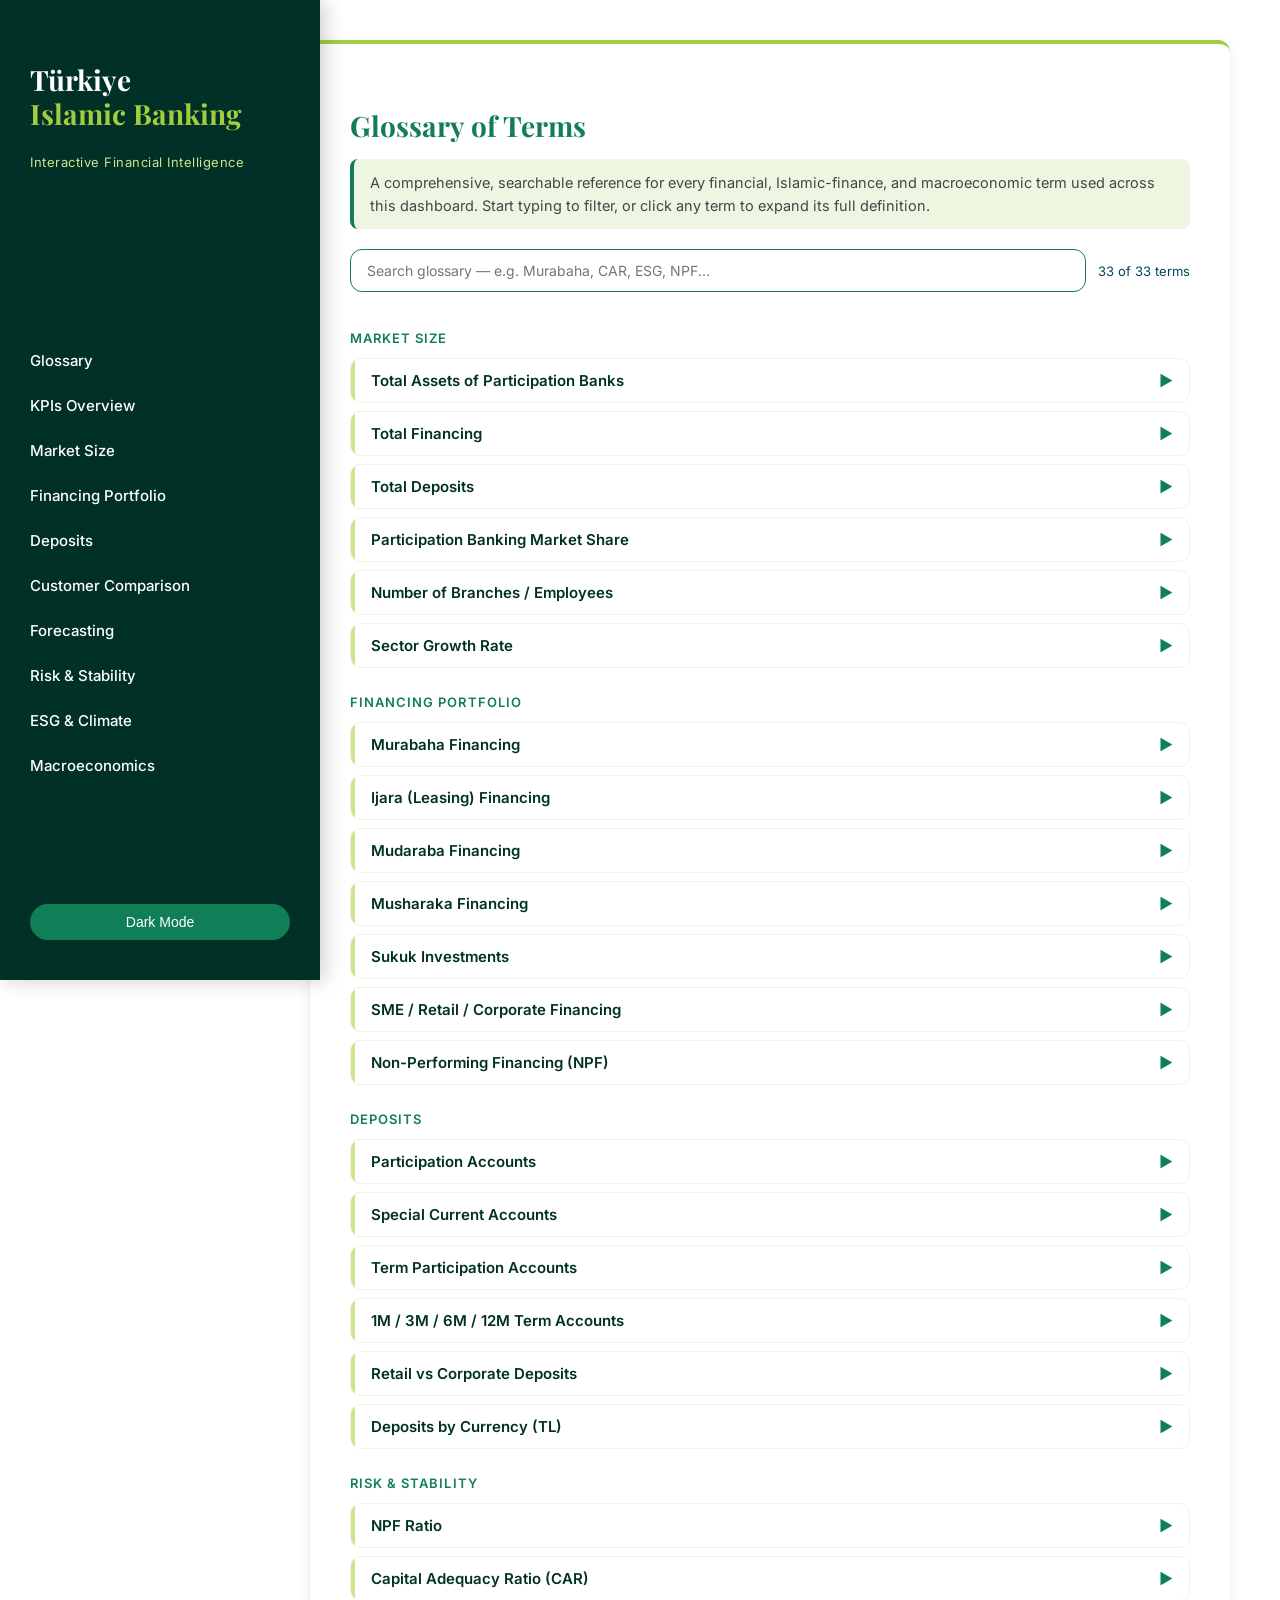
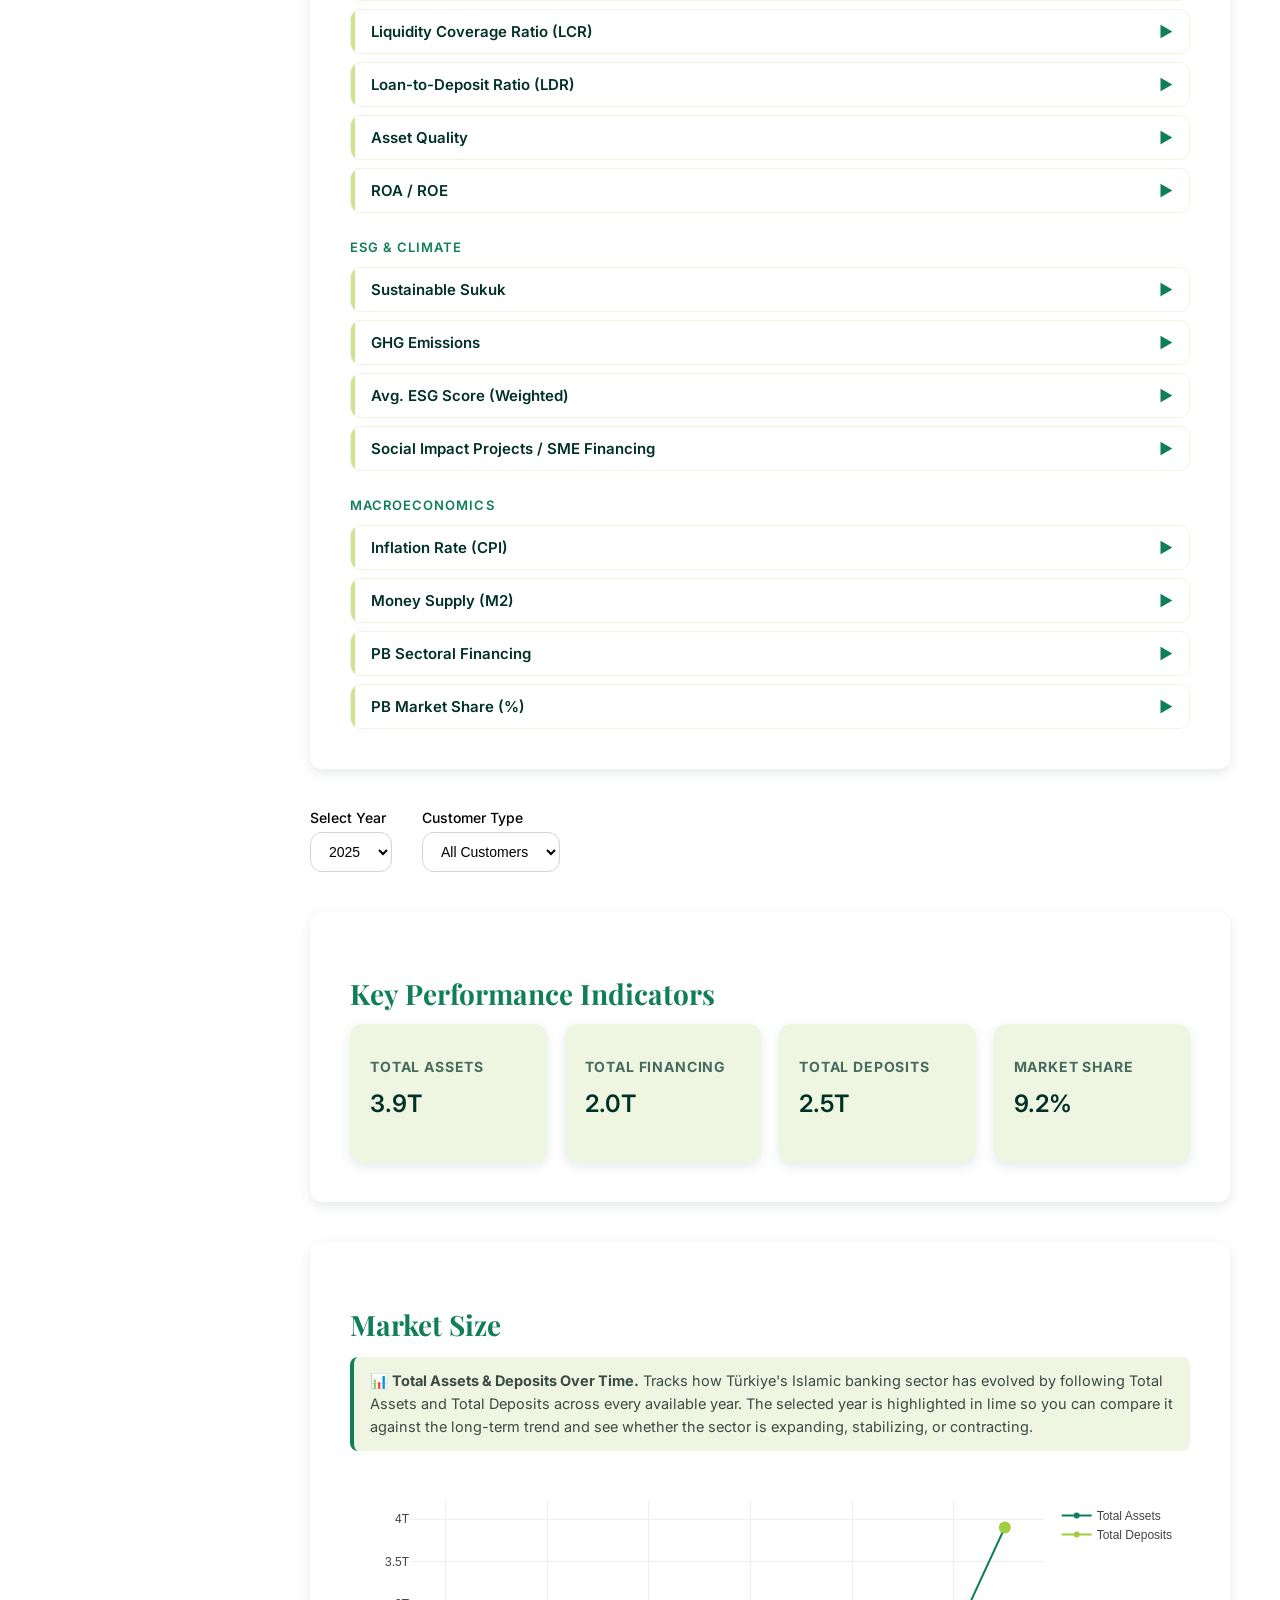
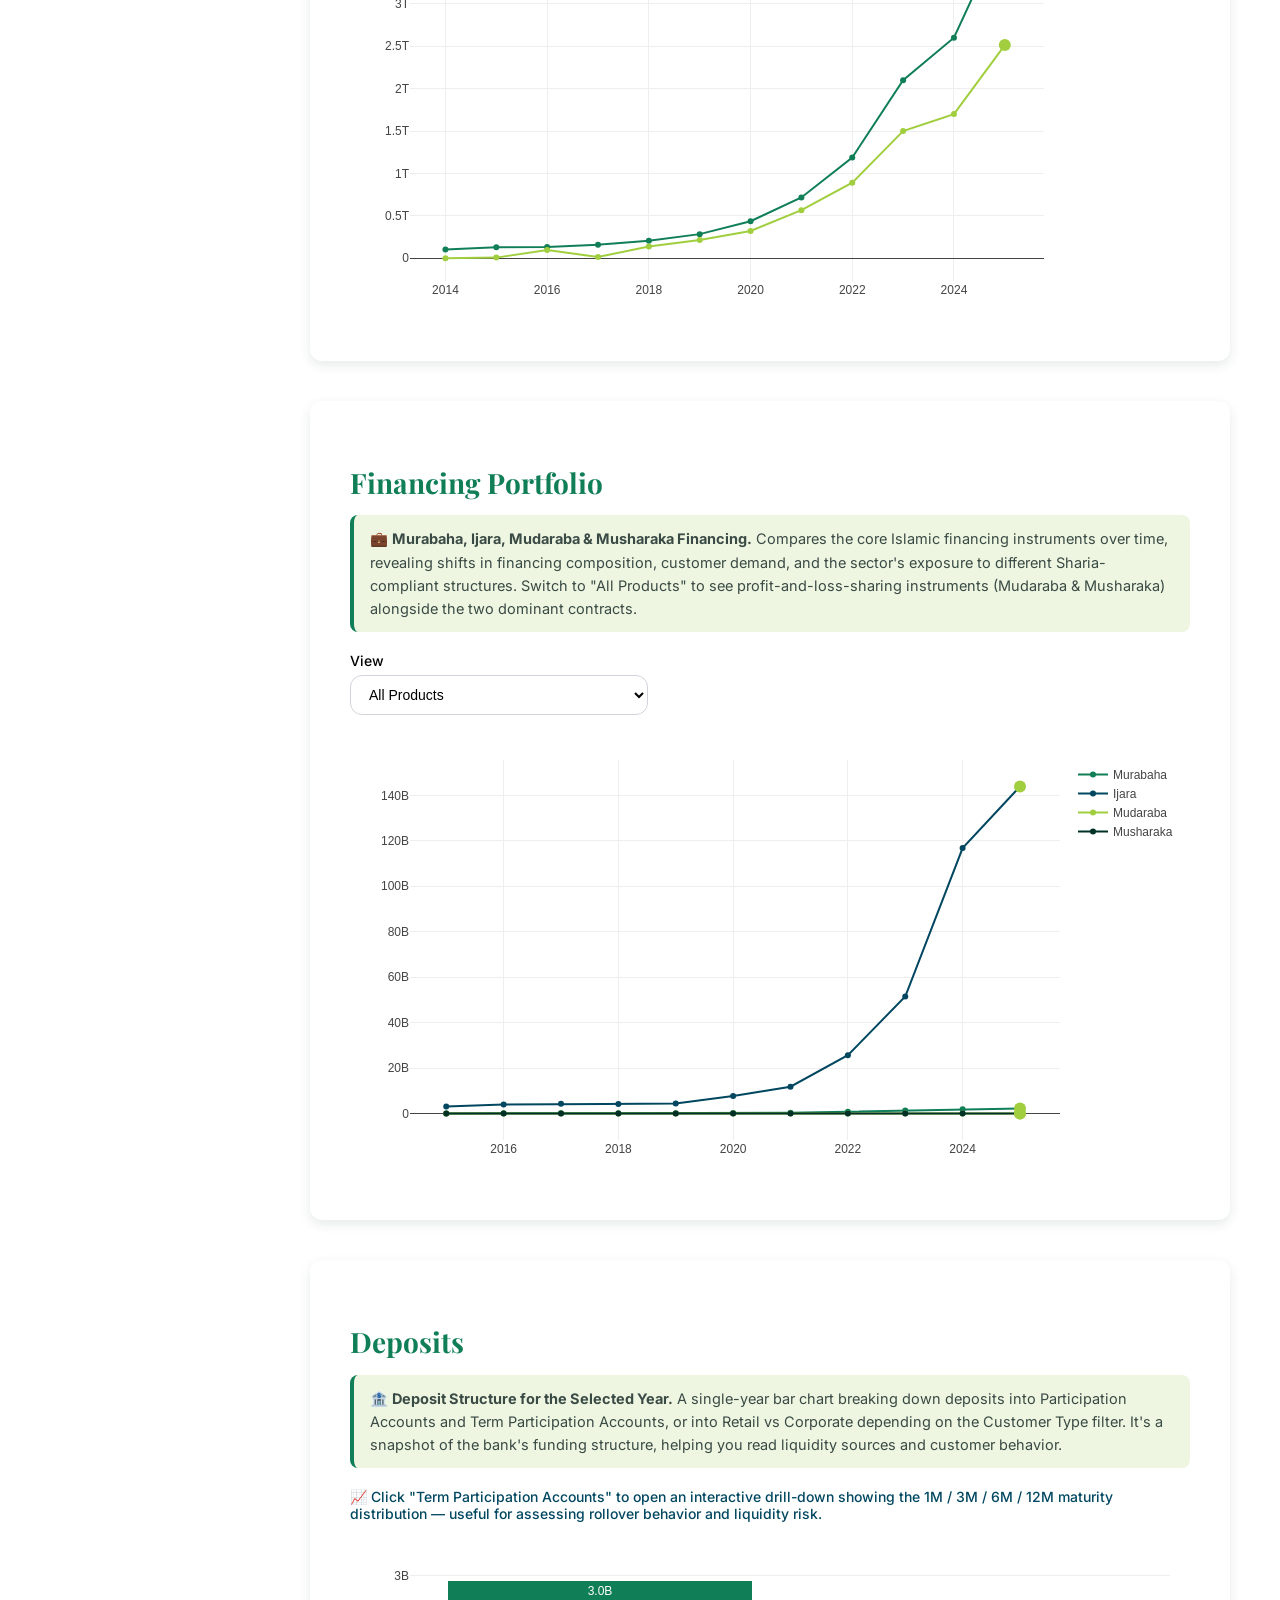
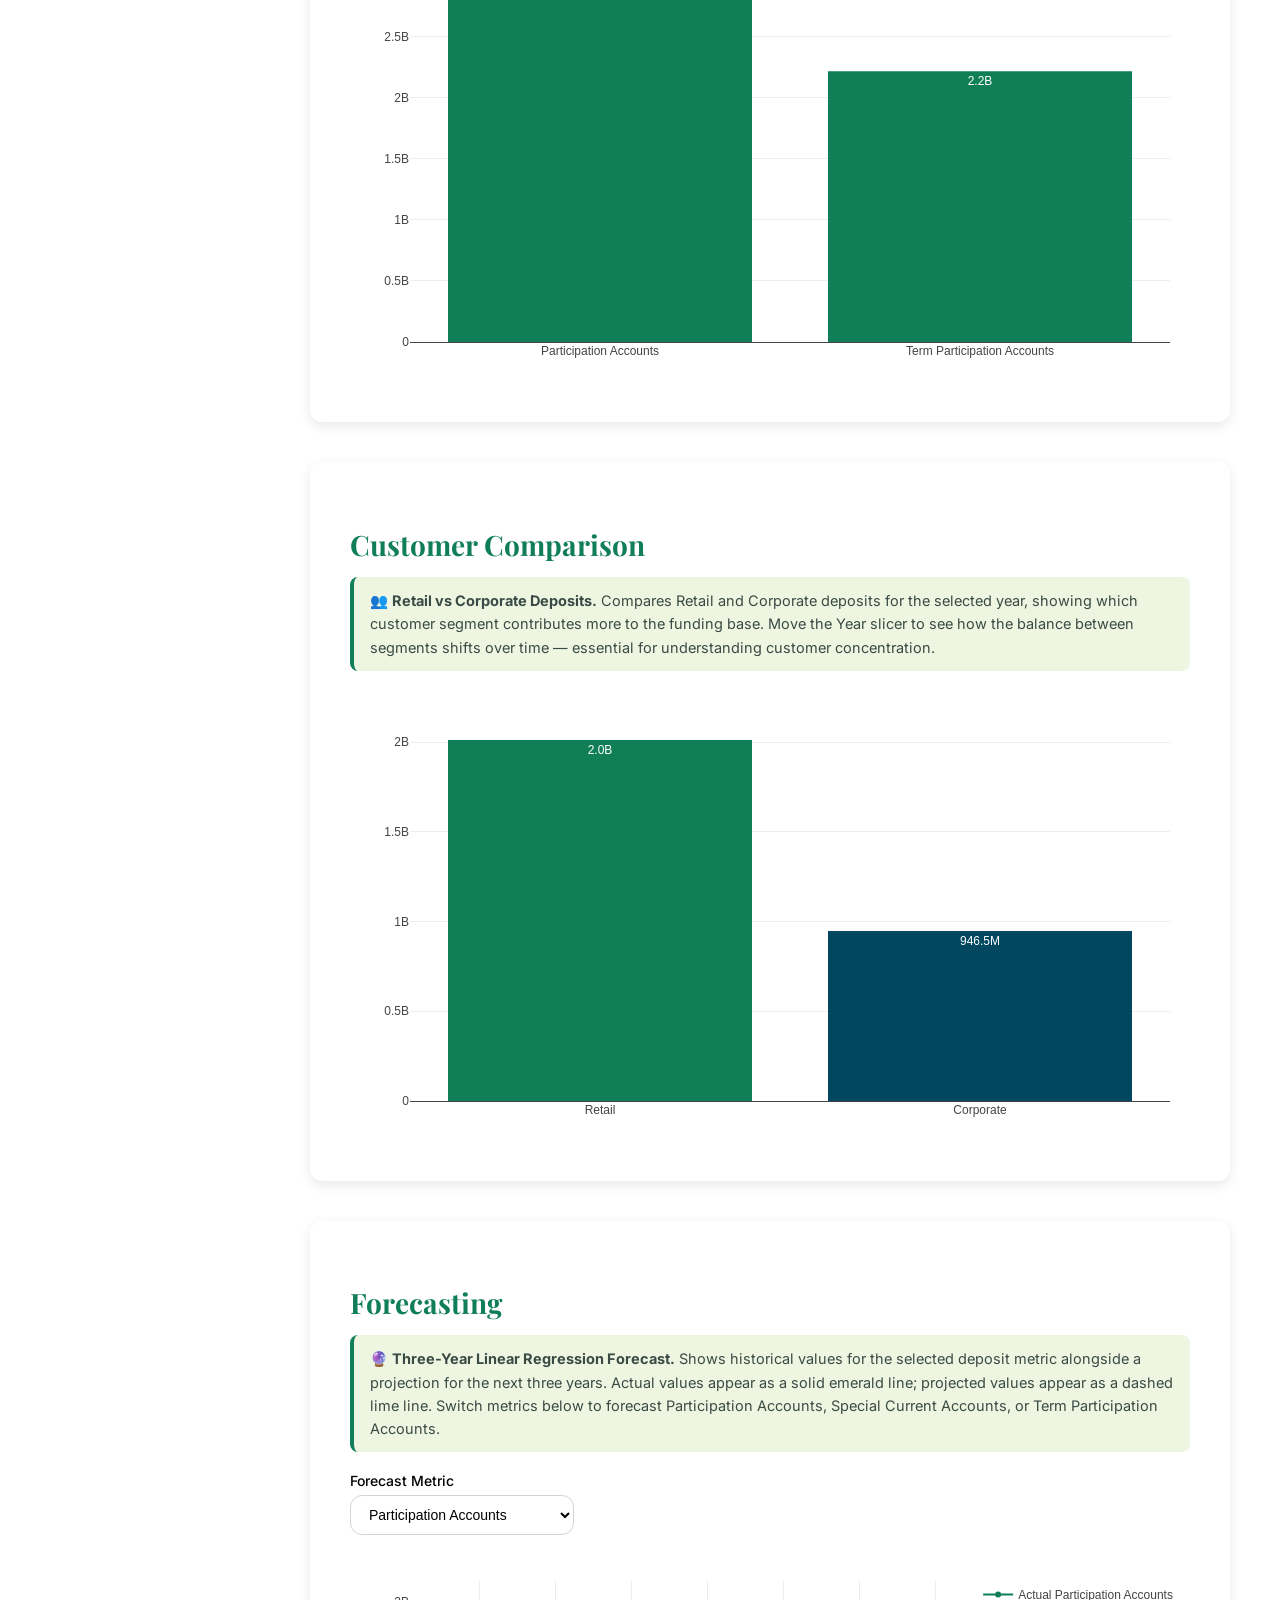
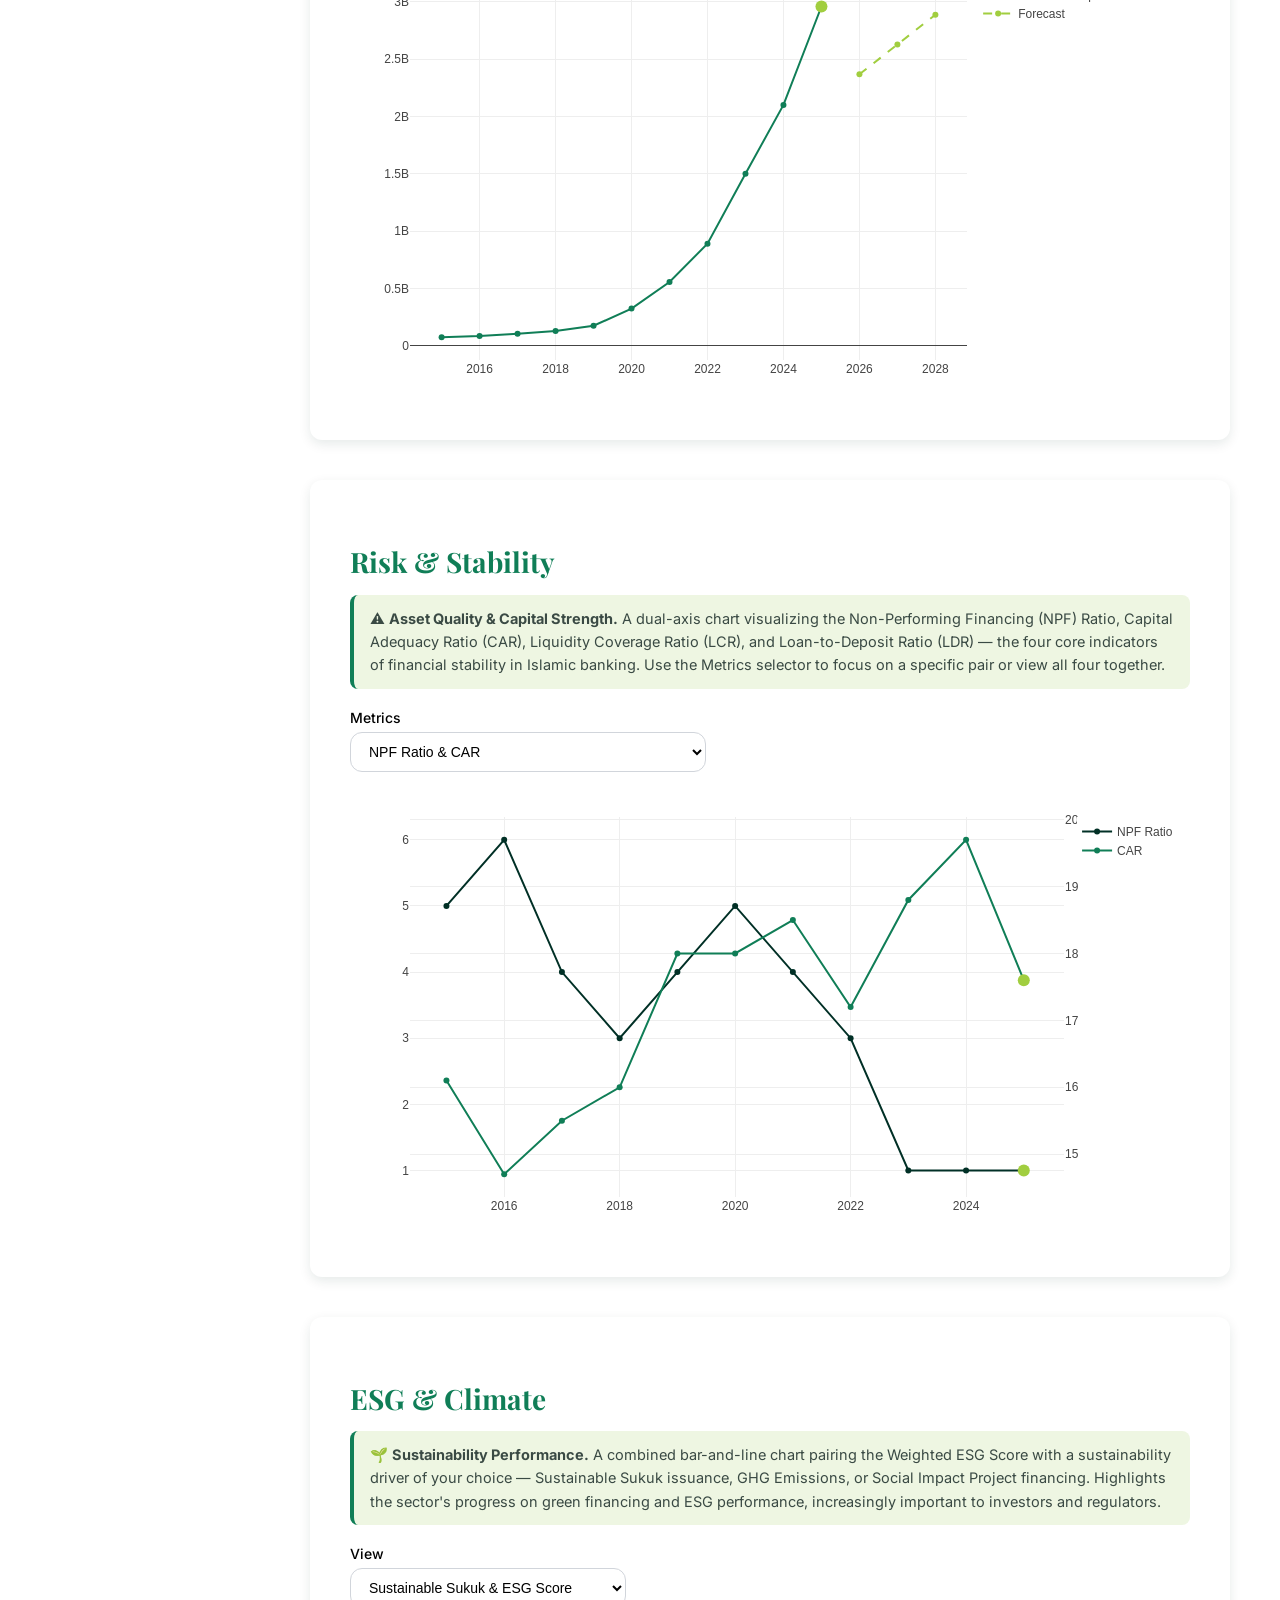
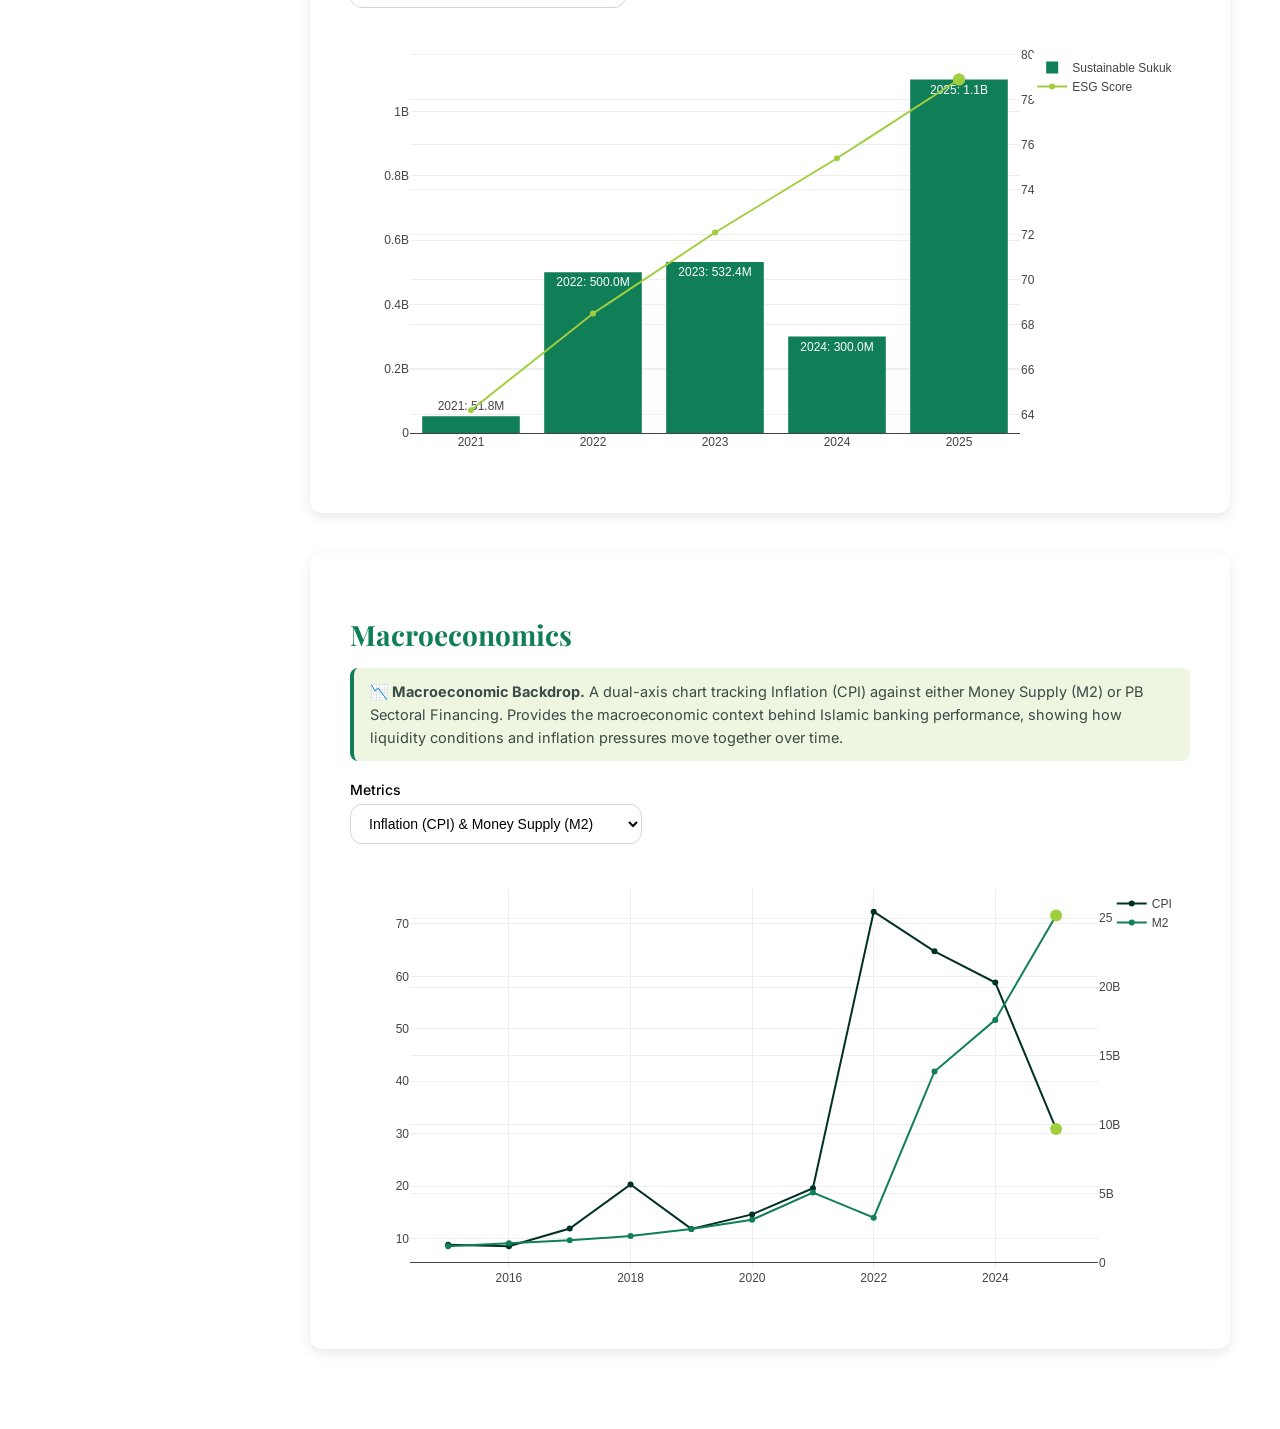
<file: index.html>
<!DOCTYPE html>
<html lang="en">
<head>
    <meta charset="UTF-8" />
    <meta name="viewport" content="width=device-width, initial-scale=1.0" />
    <title>Türkiye Islamic Banking Dashboard</title>

    <!-- Typography -->
    <link href="https://fonts.googleapis.com/css2?family=Inter:wght@300;400;500;600&family=Playfair+Display:wght@600&display=swap" rel="stylesheet">

    <!-- Styles -->
    <link rel="stylesheet" href="./dashboard/assets/styles.css" />
</head>

<body>

<!-- ============================================================
     PREMIUM SIDEBAR
     ============================================================ -->
<aside class="sidebar">
    <div class="brand">
        <h1 class="brand-title">
            Türkiye<br><span>Islamic Banking</span>
        </h1>
        <p class="tagline">Interactive Financial Intelligence</p>
    </div>

    <nav class="nav">
        <a href="#glossary">Glossary</a>
        <a href="#kpis">KPIs Overview</a>
        <a href="#market">Market Size</a>
        <a href="#financing">Financing Portfolio</a>
        <a href="#deposits">Deposits</a>
        <a href="#comparison">Customer Comparison</a>
        <a href="#forecast">Forecasting</a>
        <a href="#risk">Risk & Stability</a>
        <a href="#esg">ESG & Climate</a>
        <a href="#macro">Macroeconomics</a>
    </nav>

    <button id="theme-toggle" class="theme-toggle">Dark Mode</button>
</aside>

<!-- ============================================================
     MAIN CONTENT AREA
     ============================================================ -->
<main class="content">

    <!-- =======================
         GLOSSARY
         ======================= -->
    <section id="glossary" class="section glossary-section">
        <h2 class="section-title">Glossary of Terms</h2>
        <p class="chart-desc">A comprehensive, searchable reference for every financial, Islamic-finance, and macroeconomic term used across this dashboard. Start typing to filter, or click any term to expand its full definition.</p>
        <div class="glossary-search-wrap">
            <input type="text" id="glossary-search" class="glossary-search" placeholder="Search glossary — e.g. Murabaha, CAR, ESG, NPF..." autocomplete="off" />
            <span id="glossary-count" class="glossary-count"></span>
        </div>
        <div id="glossary-list" class="glossary-list"></div>
    </section>

    <!-- =======================
         SLICERS
         ======================= -->
    <section class="slicers">
        <div class="slicer">
            <label for="year-slicer">Select Year</label>
            <select id="year-slicer"></select>
        </div>

        <div class="slicer">
            <label for="customer-slicer">Customer Type</label>
            <select id="customer-slicer">
                <option value="all">All Customers</option>
                <option value="retail">Retail</option>
                <option value="corporate">Corporate</option>
            </select>
        </div>
    </section>

    <!-- =======================
         KPI CARDS
         ======================= -->
    <section id="kpis" class="section">
        <h2 class="section-title">Key Performance Indicators</h2>

        <div class="kpi-grid">
            <div class="kpi-card">
                <h3>Total Assets</h3>
                <p id="kpi-assets" class="kpi-value">–</p>
            </div>

            <div class="kpi-card">
                <h3>Total Financing</h3>
                <p id="kpi-financing" class="kpi-value">–</p>
            </div>

            <div class="kpi-card">
                <h3>Total Deposits</h3>
                <p id="kpi-deposits" class="kpi-value">–</p>
            </div>

            <div class="kpi-card">
                <h3>Market Share</h3>
                <p id="kpi-share" class="kpi-value">–</p>
            </div>
        </div>
    </section>

    <!-- =======================
         MARKET SIZE
         ======================= -->
    <section id="market" class="section">
        <h2 class="section-title">Market Size</h2>
        <p class="chart-desc">📊 <strong>Total Assets &amp; Deposits Over Time.</strong> Tracks how Türkiye's Islamic banking sector has evolved by following Total Assets and Total Deposits across every available year. The selected year is highlighted in lime so you can compare it against the long-term trend and see whether the sector is expanding, stabilizing, or contracting.</p>
        <div id="market_chart" class="chart"></div>
    </section>

    <!-- =======================
         FINANCING PORTFOLIO
         ======================= -->
    <section id="financing" class="section">
        <h2 class="section-title">Financing Portfolio</h2>
        <p class="chart-desc">💼 <strong>Murabaha, Ijara, Mudaraba &amp; Musharaka Financing.</strong> Compares the core Islamic financing instruments over time, revealing shifts in financing composition, customer demand, and the sector's exposure to different Sharia-compliant structures. Switch to "All Products" to see profit-and-loss-sharing instruments (Mudaraba &amp; Musharaka) alongside the two dominant contracts.</p>
        <div class="slicer" style="margin-bottom: 15px;">
            <label for="financing-view">View</label>
            <select id="financing-view">
                <option value="all">All Products</option>
                <option value="major">Major Products Only (Murabaha & Ijara)</option>
            </select>
        </div>
        <div id="financing_chart" class="chart"></div>
    </section>

    <!-- =======================
         DEPOSITS
         ======================= -->
    <section id="deposits" class="section">
        <h2 class="section-title">Deposits</h2>
        <p class="chart-desc">🏦 <strong>Deposit Structure for the Selected Year.</strong> A single-year bar chart breaking down deposits into Participation Accounts and Term Participation Accounts, or into Retail vs Corporate depending on the Customer Type filter. It's a snapshot of the bank's funding structure, helping you read liquidity sources and customer behavior.</p>
        <p class="section-note">📈 Click "Term Participation Accounts" to open an interactive drill-down showing the 1M / 3M / 6M / 12M maturity distribution — useful for assessing rollover behavior and liquidity risk.</p>
        <div id="deposits_chart" class="chart"></div>
    </section>

    <!-- =======================
         CUSTOMER COMPARISON
         ======================= -->
    <section id="comparison" class="section">
        <h2 class="section-title">Customer Comparison</h2>
        <p class="chart-desc">👥 <strong>Retail vs Corporate Deposits.</strong> Compares Retail and Corporate deposits for the selected year, showing which customer segment contributes more to the funding base. Move the Year slicer to see how the balance between segments shifts over time — essential for understanding customer concentration.</p>
        <div id="customer_comparison_chart" class="chart"></div>
    </section>

    <!-- =======================
         FORECASTING
         ======================= -->
    <section id="forecast" class="section">
        <h2 class="section-title">Forecasting</h2>
        <p class="chart-desc">🔮 <strong>Three-Year Linear Regression Forecast.</strong> Shows historical values for the selected deposit metric alongside a projection for the next three years. Actual values appear as a solid emerald line; projected values appear as a dashed lime line. Switch metrics below to forecast Participation Accounts, Special Current Accounts, or Term Participation Accounts.</p>
        <div class="slicer" style="margin-bottom: 15px;">
            <label for="forecast-metric">Forecast Metric</label>
            <select id="forecast-metric">
                <option value="participation">Participation Accounts</option>
                <option value="special">Special Current Accounts</option>
                <option value="term">Term Participation Accounts</option>
            </select>
        </div>
        <div id="forecast_chart" class="chart"></div>
    </section>

    <!-- =======================
         RISK & STABILITY
         ======================= -->
    <section id="risk" class="section">
        <h2 class="section-title">Risk &amp; Stability</h2>
        <p class="chart-desc">⚠️ <strong>Asset Quality &amp; Capital Strength.</strong> A dual-axis chart visualizing the Non-Performing Financing (NPF) Ratio, Capital Adequacy Ratio (CAR), Liquidity Coverage Ratio (LCR), and Loan-to-Deposit Ratio (LDR) — the four core indicators of financial stability in Islamic banking. Use the Metrics selector to focus on a specific pair or view all four together.</p>
        <div class="slicer" style="margin-bottom: 15px;">
            <label for="risk-metrics">Metrics</label>
            <select id="risk-metrics">
                <option value="npf-car">NPF Ratio & CAR</option>
                <option value="lcr-ldr">Liquidity Coverage Ratio & Loan-to-Deposit Ratio</option>
                <option value="all">All Metrics</option>
            </select>
        </div>
        <div id="risk_chart" class="chart"></div>
    </section>

    <!-- =======================
         ESG & CLIMATE
         ======================= -->
    <section id="esg" class="section">
        <h2 class="section-title">ESG &amp; Climate</h2>
        <p class="chart-desc">🌱 <strong>Sustainability Performance.</strong> A combined bar-and-line chart pairing the Weighted ESG Score with a sustainability driver of your choice — Sustainable Sukuk issuance, GHG Emissions, or Social Impact Project financing. Highlights the sector's progress on green financing and ESG performance, increasingly important to investors and regulators.</p>
        <div class="slicer" style="margin-bottom: 15px;">
            <label for="esg-view">View</label>
            <select id="esg-view">
                <option value="sukuk-score">Sustainable Sukuk & ESG Score</option>
                <option value="emissions-score">GHG Emissions & ESG Score</option>
                <option value="social-score">Social Impact Projects & ESG Score</option>
            </select>
        </div>
        <div id="esg_chart" class="chart"></div>
    </section>

    <!-- =======================
         MACROECONOMICS
         ======================= -->
    <section id="macro" class="section">
        <h2 class="section-title">Macroeconomics</h2>
        <p class="chart-desc">📉 <strong>Macroeconomic Backdrop.</strong> A dual-axis chart tracking Inflation (CPI) against either Money Supply (M2) or PB Sectoral Financing. Provides the macroeconomic context behind Islamic banking performance, showing how liquidity conditions and inflation pressures move together over time.</p>
        <div class="slicer" style="margin-bottom: 15px;">
            <label for="macro-metrics">Metrics</label>
            <select id="macro-metrics">
                <option value="cpi-m2">Inflation (CPI) & Money Supply (M2)</option>
                <option value="cpi-financing">Inflation (CPI) & PB Sectoral Financing</option>
            </select>
        </div>
        <div id="macro_chart" class="chart"></div>
    </section>


</main>

<!-- ============================================================
     MODAL (D3 — Term Accounts Drill-Down)
     ============================================================ -->
<div id="modal-overlay" class="modal-overlay hidden">
    <div class="modal">
        <button id="modal-close" class="modal-close">×</button>
        <h3 id="modal-title">Term Accounts Breakdown</h3>
        <div id="modal-chart" class="chart"></div>
    </div>
</div>

<!-- Scripts -->
<script src="https://cdn.plot.ly/plotly-latest.min.js"></script>
<script src="./dashboard/assets/script.js"></script>

</body>
</html>
</file>
<file: dashboard/assets/styles.css>
/* ============================================================
   ROOT THEME VARIABLES
   ============================================================ */
:root {
    /* Premium brand palette */
    --navy: #013026;
    --deep-blue: #014760;
    --emerald: #107e57;
    --lime: #a1ce3f;
    --pale-lime: #cbe58e;

    --light-gray: #eef6e2;
    --white: #FFFFFF;

    --dark-bg: #011b15;
    --dark-card: #013026;
    --dark-text: #eef6e2;

    --radius: 12px;
    --shadow-light: 0 4px 12px rgba(1,48,38,0.10);
    --shadow-dark: 0 4px 16px rgba(0,0,0,0.6);
}

/* ============================================================
   GLOBAL THEME STATES
   ============================================================ */
body {
    margin: 0;
    font-family: 'Inter', sans-serif;
    transition: background 0.3s ease, color 0.3s ease;
}

body.light {
    background-color: var(--light-gray);
    color: var(--navy);
}

body.dark {
    background-color: var(--dark-bg);
    color: var(--dark-text);
}

/* ============================================================
   PREMIUM SIDEBAR
   ============================================================ */
.sidebar {
    position: fixed;
    top: 0;
    left: 0;
    width: 260px;
    height: 100vh;
    background: var(--navy);
    padding: 40px 30px;
    display: flex;
    flex-direction: column;
    justify-content: space-between;
    box-shadow: 4px 0 20px rgba(0,0,0,0.2);
}

body.dark .sidebar {
    background: var(--dark-bg);
}

.brand-title {
    font-family: 'Playfair Display', serif;
    font-size: 28px;
    line-height: 1.2;
    color: var(--white);
}

.brand-title span {
    color: var(--lime);
}

.tagline {
    margin-top: 6px;
    font-size: 13px;
    color: var(--pale-lime);
    letter-spacing: 0.5px;
}

.nav {
    margin-top: 40px;
    display: flex;
    flex-direction: column;
    gap: 14px;
}

.nav a {
    color: var(--white);
    text-decoration: none;
    font-size: 15px;
    font-weight: 500;
    padding: 6px 0;
    transition: color 0.2s ease;
}

.nav a:hover {
    color: var(--lime);
}

/* Theme toggle button */
.theme-toggle {
    background: var(--emerald);
    color: var(--white);
    border: none;
    padding: 10px 18px;
    border-radius: 999px;
    cursor: pointer;
    font-size: 14px;
    font-weight: 500;
    transition: background 0.3s ease;
}

body.dark .theme-toggle {
    background: var(--lime);
    color: var(--navy);
}

/* ============================================================
   MAIN CONTENT AREA
   ============================================================ */
.content {
    margin-left: 260px;
    padding: 40px 50px;
}

/* ============================================================
   SLICERS
   ============================================================ */
.slicers {
    display: flex;
    gap: 30px;
    margin-bottom: 40px;
}

.slicer label {
    display: block;
    font-size: 14px;
    margin-bottom: 6px;
    font-weight: 500;
}

.slicer select {
    padding: 10px 14px;
    border-radius: var(--radius);
    border: 1px solid #d1d5db;
    font-size: 14px;
    background: var(--white);
}

body.dark .slicer select {
    background: var(--deep-blue);
    color: var(--dark-text);
    border: 1px solid var(--emerald);
}

/* ============================================================
   SECTION WRAPPER
   ============================================================ */
.section {
    background: var(--white);
    padding: 40px;
    margin-bottom: 40px;
    border-radius: var(--radius);
    box-shadow: var(--shadow-light);
}

body.dark .section {
    background: var(--dark-card);
    box-shadow: var(--shadow-dark);
}

.section-title {
    font-family: 'Playfair Display', serif;
    font-size: 28px;
    color: var(--emerald);
    margin-bottom: 12px;
}

body.dark .section-title {
    color: var(--pale-lime);
}

.chart-desc {
    font-size: 14.5px;
    line-height: 1.6;
    color: #3a4a44;
    background: var(--light-gray);
    border-left: 4px solid var(--emerald);
    padding: 12px 16px;
    border-radius: 8px;
    margin-bottom: 20px;
}

body.dark .chart-desc {
    color: var(--dark-text);
    background: rgba(161,206,63,0.08);
    border-left-color: var(--lime);
}

.section-note {
    font-size: 14px;
    color: var(--deep-blue);
    margin-bottom: 10px;
    font-weight: 500;
}

body.dark .section-note {
    color: var(--lime);
}

/* ============================================================
   KPI GRID
   ============================================================ */
.kpi-grid {
    display: grid;
    grid-template-columns: repeat(4, 1fr);
    gap: 18px;
}

.kpi-card {
    background: var(--light-gray);
    padding: 20px;
    border-radius: var(--radius);
    box-shadow: var(--shadow-light);
}

body.dark .kpi-card {
    background: var(--deep-blue);
    box-shadow: var(--shadow-dark);
}

.kpi-card h3 {
    font-size: 14px;
    text-transform: uppercase;
    letter-spacing: 0.06em;
    color: var(--navy);
    opacity: 0.7;
}

body.dark .kpi-card h3 {
    color: var(--pale-lime);
    opacity: 0.85;
}

.kpi-value {
    margin-top: 10px;
    font-size: 24px;
    font-weight: 600;
    color: var(--navy);
}

body.dark .kpi-value {
    color: var(--white);
}

/* ============================================================
   CHART CONTAINERS
   ============================================================ */
.chart {
    height: 450px;
}

/* ============================================================
   GLOSSARY
   ============================================================ */
.glossary-section {
    border-top: 4px solid var(--lime);
}

.glossary-search-wrap {
    display: flex;
    align-items: center;
    gap: 12px;
    margin-bottom: 20px;
}

.glossary-search {
    flex: 1;
    padding: 12px 16px;
    border-radius: var(--radius);
    border: 1px solid var(--emerald);
    font-size: 14px;
    font-family: inherit;
    background: var(--white);
    color: var(--navy);
}

.glossary-search:focus {
    outline: none;
    border-color: var(--lime);
    box-shadow: 0 0 0 3px rgba(161,206,63,0.35);
}

body.dark .glossary-search {
    background: var(--deep-blue);
    color: var(--dark-text);
    border-color: var(--lime);
}

.glossary-count {
    font-size: 13px;
    color: var(--deep-blue);
    white-space: nowrap;
}

body.dark .glossary-count {
    color: var(--pale-lime);
}

.glossary-list {
    display: flex;
    flex-direction: column;
    gap: 8px;
}

.glossary-category {
    margin-top: 18px;
    margin-bottom: 4px;
    font-size: 13px;
    font-weight: 600;
    text-transform: uppercase;
    letter-spacing: 0.08em;
    color: var(--emerald);
}

body.dark .glossary-category {
    color: var(--lime);
}

.glossary-item {
    border: 1px solid var(--light-gray);
    border-radius: 10px;
    overflow: hidden;
    background: var(--white);
}

body.dark .glossary-item {
    background: var(--deep-blue);
    border-color: rgba(161,206,63,0.25);
}

.glossary-term {
    width: 100%;
    text-align: left;
    padding: 12px 16px;
    background: transparent;
    border: none;
    border-left: 4px solid var(--pale-lime);
    font-family: inherit;
    font-size: 15px;
    font-weight: 600;
    color: var(--navy);
    cursor: pointer;
    display: flex;
    justify-content: space-between;
    align-items: center;
    gap: 10px;
    transition: border-color 0.2s ease, background 0.2s ease;
}

body.dark .glossary-term {
    color: var(--white);
}

.glossary-term:hover {
    background: rgba(161,206,63,0.12);
    border-left-color: var(--lime);
}

.glossary-term .caret {
    color: var(--emerald);
    transition: transform 0.2s ease;
    flex-shrink: 0;
}

body.dark .glossary-term .caret {
    color: var(--lime);
}

.glossary-item.open .glossary-term .caret {
    transform: rotate(90deg);
}

.glossary-def {
    max-height: 0;
    overflow: hidden;
    transition: max-height 0.25s ease, padding 0.25s ease;
    padding: 0 16px;
    font-size: 14px;
    line-height: 1.6;
    color: #3a4a44;
}

body.dark .glossary-def {
    color: var(--pale-lime);
}

.glossary-item.open .glossary-def {
    max-height: 260px;
    padding: 0 16px 14px;
}

.glossary-empty {
    padding: 20px;
    text-align: center;
    color: var(--deep-blue);
    font-size: 14px;
}

/* ============================================================
   MODAL (D3)
   ============================================================ */
.modal-overlay {
    position: fixed;
    top: 0;
    left: 0;
    width: 100%;
    height: 100%;
    background: rgba(0,0,0,0.65);
    display: flex;
    justify-content: center;
    align-items: center;
    z-index: 999;
    opacity: 1;
    transition: opacity 0.25s ease;
}

.modal-overlay.hidden {
    opacity: 0;
    pointer-events: none;
}

.modal {
    background: var(--white);
    padding: 30px;
    border-radius: var(--radius);
    width: 80%;
    max-width: 900px;
    box-shadow: var(--shadow-dark);
    position: relative;
    animation: fadeIn 0.3s ease;
}

body.dark .modal {
    background: var(--dark-card);
}

.modal-close {
    position: absolute;
    top: 10px;
    right: 14px;
    background: transparent;
    border: none;
    font-size: 28px;
    cursor: pointer;
    color: var(--navy);
}

body.dark .modal-close {
    color: var(--dark-text);
}

@keyframes fadeIn {
    from { transform: scale(0.95); opacity: 0; }
    to   { transform: scale(1); opacity: 1; }
}
</file>
